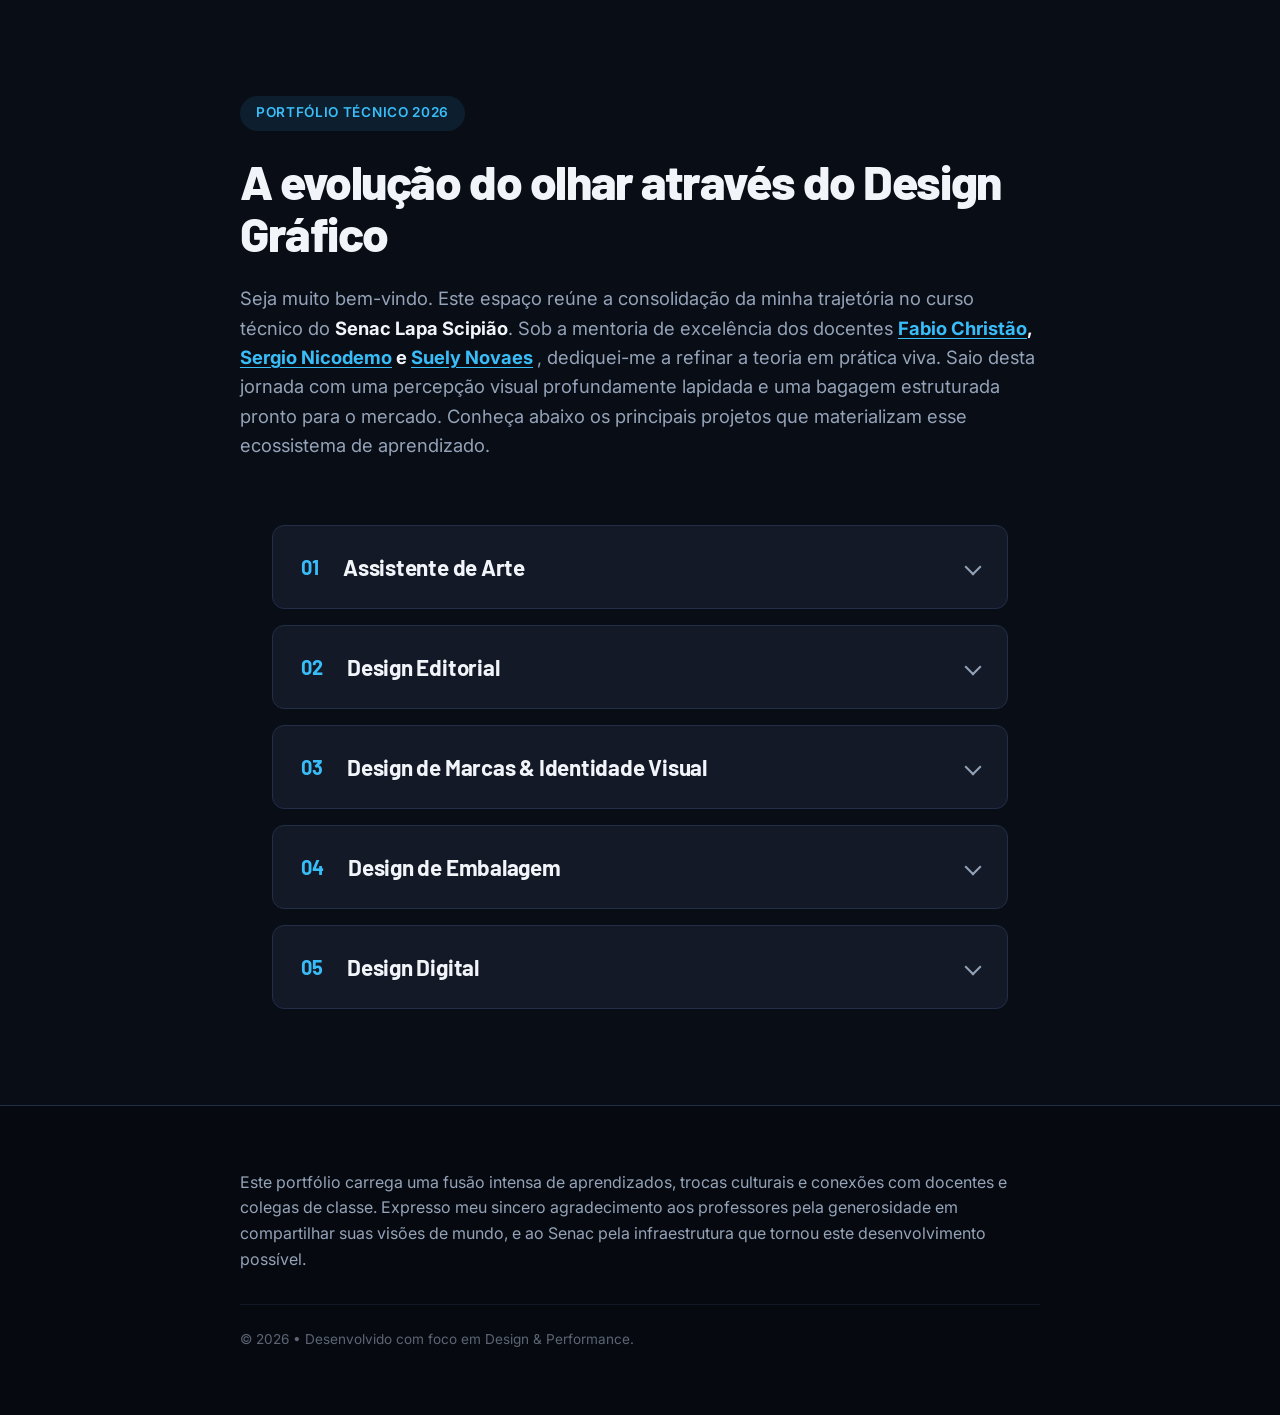
<file: index.html>
<!DOCTYPE html>
<html lang="pt-BR">
<head>
    <meta charset="UTF-8">
    <meta name="viewport" content="width=device-width, initial-scale=1.0">
    <title>Portfólio Técnico de Design Gráfico | Senac Lapa Scipião</title>
    <!-- Importação de fontes modernas: Barlow para Títulos e Helvetica/Inter para o corpo -->
    <link rel="preconnect" href="https://fonts.googleapis.com">
    <link rel="preconnect" href="https://fonts.gstatic.com" crossorigin>
    <link href="https://fonts.googleapis.com/css2?family=Barlow:wght@600;700;800&family=Inter:wght@400;500;600&display=swap" rel="stylesheet">
    <link rel="stylesheet" href="css/style.css">
</head>
<body>

    <!-- SEÇÃO: ATENÇÃO (AIDA) -->
    <header class="hero-section">
        <div class="hero-container">
            <span class="badge">Portfólio Técnico 2026</span>
            <h1 class="main-title">A evolução do olhar através do Design Gráfico</h1>
            <p class="intro-text">
                Seja muito bem-vindo. Este espaço reúne a consolidação da minha trajetória no curso técnico do <strong>Senac Lapa Scipião</strong>. 
                Sob a mentoria de excelência dos docentes <strong>
    <a href="https://www.linkedin.com/in/fabio-christ%C3%A3o-6b51524a/" target="_blank">Fabio Christão</a>, 
    <a href="https://www.linkedin.com/in/sergio-nicodemo-054b502b/" target="_blank">Sergio Nicodemo</a> e 
    <a href="https://www.linkedin.com/in/suelynovaes/" target="_blank">Suely Novaes</a>
</strong>, dediquei-me a refinar a teoria em prática viva. 
                Saio desta jornada com uma percepção visual profundamente lapidada e uma bagagem estruturada pronto para o mercado. Conheça abaixo os principais projetos que materializam esse ecossistema de aprendizado.
            </p>
        </div>
    </header>

    <!-- SEÇÃO: INTERESSE & DESEJO (AIDA) -->
    <main class="portfolio-container">
        <div class="accordion-wrapper">

            <!-- CARD 1 -->
            <div class="accordion-item">
                <button class="accordion-header">
                    <span class="module-number">01</span>
                    <span class="module-title">Assistente de Arte</span>
                    <span class="icon-arrow"></span>
                </button>
                <div class="accordion-content">
                    <div class="content-inner">
                        <p>O módulo inicial trouxe o desafio de equilibrar a densidade histórica e os elementos fundamentais do design com a produção de um catálogo impresso. Escolhi retratar o trabalho do designer e ilustrador Christoph Niemann
, cuja estética me conecta profundamente.</p>
                        <p>Gerenciar o tempo cronometrado, a ansiedade e o perfeccionismo de entregar uma peça incrível foi um dos maiores aprendizados humanos deste projeto. Além disso, enfrentar a perda de um dia inteiro de produção por não possuir um backup consolidou em mim a disciplina técnica indispensável sobre segurança de arquivos.</p>
                        <div class="tools-used">
                            <strong>Ferramentas:</strong> <span>Adobe Photoshop</span> <span>Adobe Illustrator</span>
                        </div>
                        <div class="attachments">
                            <span class="action-label">Visualizar Apresentação:</span>
                            <a href="assistente.html" class="btn-view">Visualizar Catálogo</a>
                        </div>
                    </div>
                </div>
            </div>

            <!-- CARD 2 -->
            <div class="accordion-item">
                <button class="accordion-header">
                    <span class="module-number">02</span>
                    <span class="module-title">Design Editorial</span>
                    <span class="icon-arrow"></span>
                </button>
                <div class="accordion-content">
                    <div class="content-inner">
                        <p>No segundo módulo, o processo criativo fluiu de maneira mais estruturada e ordenada. Desenvolver um livro completo e vivenciar o processo quase artesanal de sua diagramação física foi uma experiência surpreendente e rica.</p>
                        <p>Compreender os bastidores do universo editorial e a responsabilidade técnica do editor expandiu meus horizontes. O desenvolvimento do livro e da revista digital foram as tarefas que mais se conectaram com a dinâmica ágil do mercado contemporâneo.</p>
                        <div class="tools-used">
                            <strong>Ferramentas:</strong> <span>Adobe Illustrator</span> <span>Adobe Photoshop</span> <span>Adobe InDesign</span>
                        </div>
                        <div class="attachments">
                            <span class="action-label">Visualizar Apresentações:</span>
                            <div class="btn-group">
                                <a href="editorial_ebook.html" class="btn-view">Visualizar E-book</a>
                                <a href="editorial_magazine.html" class="btn-view">Visualizar Revista</a>
                            </div>
                        </div>
                    </div>
                </div>
            </div>

            <!-- CARD 3 -->
            <div class="accordion-item">
                <button class="accordion-header">
                    <span class="module-number">03</span>
                    <span class="module-title">Design de Marcas & Identidade Visual</span>
                    <span class="icon-arrow"></span>
                </button>
                <div class="accordion-content">
                    <div class="content-inner">
                        <p>Este ciclo uniu o amadurecimento dos módulos anteriores à chegada de novos colegas na turma. Aproveitei a metodologia de criação de identidades visuais corporativas para estruturar o posicionamento e o manual da minha própria marca.</p>
                        <p>Optei por romper com o óbvio e construir todo o manual focado na versatilidade do Illustrator integrado ao Photoshop. Em paralelo, o projeto de Expografia nos desafiou a trabalhar sob prazos rígidos e em equipe. Ao lado do Luiz e do Gustavo, liderar a escolha de Leonardo da Vinci como tema central foi uma jornada estimulante. A sinergia e o suporte mútuo do grupo garantiram uma entrega impecável.</p>
                        <div class="tools-used">
                            <strong>Ferramentas:</strong> <span>Adobe Illustrator</span> <span>Adobe Photoshop</span>
                        </div>
                        <div class="attachments">
                            <span class="action-label">Visualizar Apresentações:</span>
                            <div class="btn-group">
                                <a href="design_marcas_manual.html" class="btn-view">Manual de Marca</a>
                                <a href="design_marcas.html" class="btn-view">Projeto Expografia</a>
                            </div>
                        </div>
                    </div>
                </div>
            </div>

            <!-- CARD 4 -->
            <div class="accordion-item">
                <button class="accordion-header">
                    <span class="module-number">04</span>
                    <span class="module-title">Design de Embalagem</span>
                    <span class="icon-arrow"></span>
                </button>
                <div class="accordion-content">
                    <div class="content-inner">
                        <p>Inicialmente, imaginei que o universo de embalagens estaria distante do meu foco de atuação, mas fui surpreendido positivamente pela riqueza técnica do módulo. O desafio envolveu desde a concepção geométrica de uma faca de corte e o protótipo físico, até o desdobramento da identidade visual no produto.</p>
                        <p>A experiência ganhou escala global ao integrar o Adobe Substance para renderização tridimensional e o desenvolvimento estratégico de peças para Material de Ponto de Venda (PDV), enriquecendo drasticamente meu portfólio prático.</p>
                        <div class="tools-used">
                            <strong>Ferramentas:</strong> <span>Adobe Illustrator</span> <span>Adobe Photoshop</span> <span>Adobe Substance 3D</span>
                        </div>
                        <div class="attachments">
                            <span class="action-label">Visualizar Apresentação:</span>
                            <a href="embalagem.html" class="btn-view">Projeto Embalagem</a>
                        </div>
                    </div>
                </div>
            </div>

            <!-- CARD 5 -->
            <div class="accordion-item">
                <button class="accordion-header">
                    <span class="module-number">05</span>
                    <span class="module-title">Design Digital</span>
                    <span class="icon-arrow"></span>
                </button>
                <div class="accordion-content">
                    <div class="content-inner">
                        <p>O módulo de encerramento conectou-se diretamente com o meu core business: a arquitetura de interfaces, pesquisas de briefing e mapeamento da jornada do usuário. Utilizar o Figma foi um processo fluido devido à minha familiaridade com produtos digitais.</p>
                        <p>A grande novidade foi a imersão em Motion Design através do Adobe After Effects. Desenvolvi e animei um vídeo estratégico voltado ao lançamento de um produto digital autoral que pretendo colocar no mercado muito em breve.O produto em questão é aplicativo para finanças pessoais.</p>
                        <p>É importante destacar que esse site que você está visualizando é o resultado direto desses aprendizados e experiências. Faz parte do projeto de Design Digital (Last Dance).</p>
                        <div class="tools-used">
                            <strong>Ferramentas:</strong> <span>Figma</span> <span>Adobe After Effects</span> <span>Adobe Illustrator</span> <span>Adobe Photoshop</span>
                        </div>
                        <div class="attachments">
                            <span class="action-label">Visualizar Projeto no figma:</span>
                            <a href="https://www.figma.com/proto/Z76lInix1WnhwLW82T4OCk/Figma-basics?node-id=1995-360&t=5xQ4GgXBv3FdR0Sm-1&scaling=scale-down&content-scaling=fixed&page-id=1825%3A2&starting-point-node-id=1995%3A360&show-proto-sidebar=1" target="_blank" class="btn-view">Visualizar Protótipo & Vídeo</a>
                        </div>
                    </div>
                </div>
            </div>

        </div>
    </main>

    <!-- SEÇÃO: CONCLUSÃO -->
    <footer class="portfolio-footer">
        <div class="footer-container">
            <p>Este portfólio carrega uma fusão intensa de aprendizados, trocas culturais e conexões com docentes e colegas de classe. Expresso meu sincero agradecimento aos professores pela generosidade em compartilhar suas visões de mundo, e ao Senac pela infraestrutura que tornou este desenvolvimento possível.</p>
            <p class="copyright">&copy; 2026 &bull; Desenvolvido com foco em Design & Performance.</p>
        </div>
    </footer>

    <script src="js/main.js"></script>
</body>
</html>
</file>
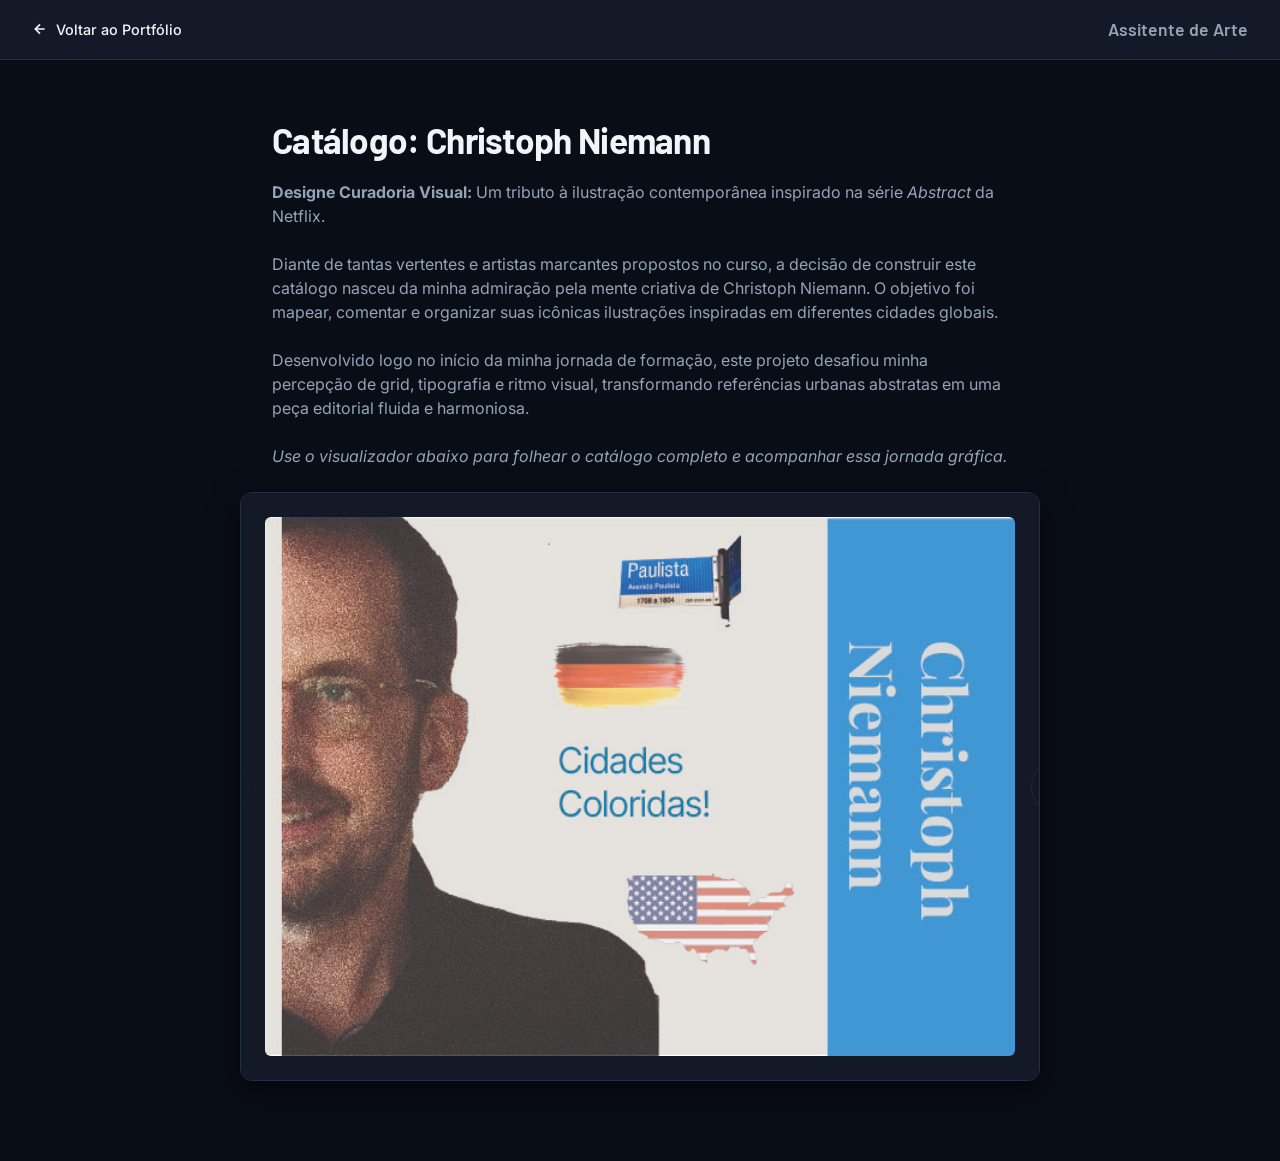
<file: assistente.html>
<!DOCTYPE html>
<html lang="pt-BR">
<head>
    <meta charset="UTF-8">
    <meta name="viewport" content="width=device-width, initial-scale=1.0">
    <title>01 - Assistente de Arte</title>
    <link rel="preconnect" href="https://fonts.googleapis.com">
    <link rel="preconnect" href="https://fonts.gstatic.com" crossorigin>
    <link href="https://fonts.googleapis.com/css2?family=Barlow:wght@600;700;800&family=Inter:wght@400;500&display=swap" rel="stylesheet">
    <link rel="stylesheet" href="https://cdn.jsdelivr.net/npm/@splidejs/splide@4.1.4/dist/css/splide.min.css">
    <link rel="stylesheet" href="css/style.css">
</head>
<body class="viewer-body">

    <nav class="viewer-nav">
        <a href="index.html" class="btn-back">
            <svg width="16" height="16" viewBox="0 0 24 24" fill="none" stroke="currentColor" stroke-width="2.5"><path d="M19 12H5M12 19l-7-7 7-7"/></svg>
            Voltar ao Portfólio
        </a>
        <span class="viewer-project-title">Assitente de Arte</span>
    </nav>

    <header class="viewer-header">
        <h2 class="project-main-title"> <strong>Catálogo:</strong> Christoph Niemann</h2>
        <p class="project-description">
    <strong>Designe Curadoria Visual:</strong> Um tributo à ilustração contemporânea inspirado na série <em>Abstract</em> da Netflix. <br><br>
    
    Diante de tantas vertentes e artistas marcantes propostos no curso, a decisão de construir este catálogo nasceu da minha admiração pela mente criativa de Christoph Niemann. O objetivo foi mapear, comentar e organizar suas icônicas ilustrações inspiradas em diferentes cidades globais. <br><br>
    
    Desenvolvido logo no início da minha jornada de formação, este projeto desafiou minha percepção de grid, tipografia e ritmo visual, transformando referências urbanas abstratas em uma peça editorial fluida e harmoniosa. <br><br>
    
    <em>Use o visualizador abaixo para folhear o catálogo completo e acompanhar essa jornada gráfica.</em>
</p>
    </header>

    <main class="viewer-container">
        <section id="pdf-slider" class="splide" aria-label="Visualizador de Documento">
            <div class="splide__track">
                <ul class="splide__list">
                    <li class="splide__slide">
                        <img src="assets/cn/pi_catalogo_final_capa.jpg" alt="Página 1">
                    </li>
                    </li>
                    <li class="splide__slide">
                        <img src="assets/cn/pi_catalogo_final_2.jpg" alt="Página 2">
                    </li>
                    <li class="splide__slide">
                        <img src="assets/cn/pi_catalogo_final_3.jpg" alt="Página 3">
                    </li>
                    <li class="splide__slide">
                        <img src="assets/cn/pi_catalogo_final_4.jpg" alt="Página 4">
                    </li>
                    <li class="splide__slide">
                        <img src="assets/cn/pi_catalogo_final_5.jpg" alt="Página 5">
                    </li>
                    <li class="splide__slide">
                        <img src="assets/cn/pi_catalogo_final_6.jpg" alt="Página 6">
                    </li>
                    <li class="splide__slide">
                        <img src="assets/cn/pi_catalogo_final_7.jpg" alt="Página 7">
                    </li>
                    <li class="splide__slide">
                        <img src="assets/cn/pi_catalogo_final_8.jpg" alt="Página 8">
                    </li>
                    <li class="splide__slide">
                        <img src="assets/cn/pi_catalogo_final_9.jpg" alt="Página 9">
                    </li>
                    <li class="splide__slide">
                        <img src="assets/cn/pi_catalogo_final_10.jpg" alt="Página 10">
                    </li>
                    <li class="splide__slide">
                        <img src="assets/cn/pi_catalogo_final_11.jpg" alt="Página 11">
                    </li>
                    <li class="splide__slide">
                        <img src="assets/cn/pi_catalogo_final_12.jpg" alt="Página 12">
                    </li>
                    <li class="splide__slide">
                        <img src="assets/cn/pi_catalogo_final_13.jpg" alt="Página 13">
                    </li>
                    <li class="splide__slide">
                        <img src="assets/cn/pi_catalogo_final_14.jpg" alt="Página 14">
                    </li>
                    <li class="splide__slide">
    <img src="assets/cn/pi_catalogo_final_15.jpg" alt="Página 15">
</li>
<li class="splide__slide">
    <img src="assets/cn/pi_catalogo_final_16.jpg" alt="Página 16">
</li>
<li class="splide__slide">
    <img src="assets/cn/pi_catalogo_final_17.jpg" alt="Página 17">
</li>
<li class="splide__slide">
    <img src="assets/cn/pi_catalogo_final_18.jpg" alt="Página 18">
</li>
<li class="splide__slide">
    <img src="assets/cn/pi_catalogo_final_19.jpg" alt="Página 19">
</li>
<li class="splide__slide">
    <img src="assets/cn/pi_catalogo_final_20.jpg" alt="Página 20">
</li>
<li class="splide__slide">
    <img src="assets/cn/pi_catalogo_final_21.jpg" alt="Página 21">
</li>
<li class="splide__slide">
    <img src="assets/cn/pi_catalogo_final_22.jpg" alt="Página 22">
</li>
<li class="splide__slide">
    <img src="assets/cn/pi_catalogo_final_23.jpg" alt="Página 23">
</li>
<li class="splide__slide">
    <img src="assets/cn/pi_catalogo_final_24.jpg" alt="Página 24">
</li>
<li class="splide__slide">
    <img src="assets/cn/pi_catalogo_final_25.jpg" alt="Página 25">
</li>
<li class="splide__slide">
    <img src="assets/cn/pi_catalogo_final_26.jpg" alt="Página 26">
</li>
<li class="splide__slide">
    <img src="assets/cn/pi_catalogo_final_27.jpg" alt="Página 27">
</li>

                    

                    <li class="splide__slide">
                        <img src="assets/cn/pi_catalogo_final_capa cópia.jpg"Página 2">
                    </li>
                </ul>
            </div>
            </section>
    </main>

    <script src="https://cdn.jsdelivr.net/npm/@splidejs/splide@4.1.4/dist/js/splide.min.js"></script>
    <script src="js/main.js"></script>
</body>
</html>
</file>
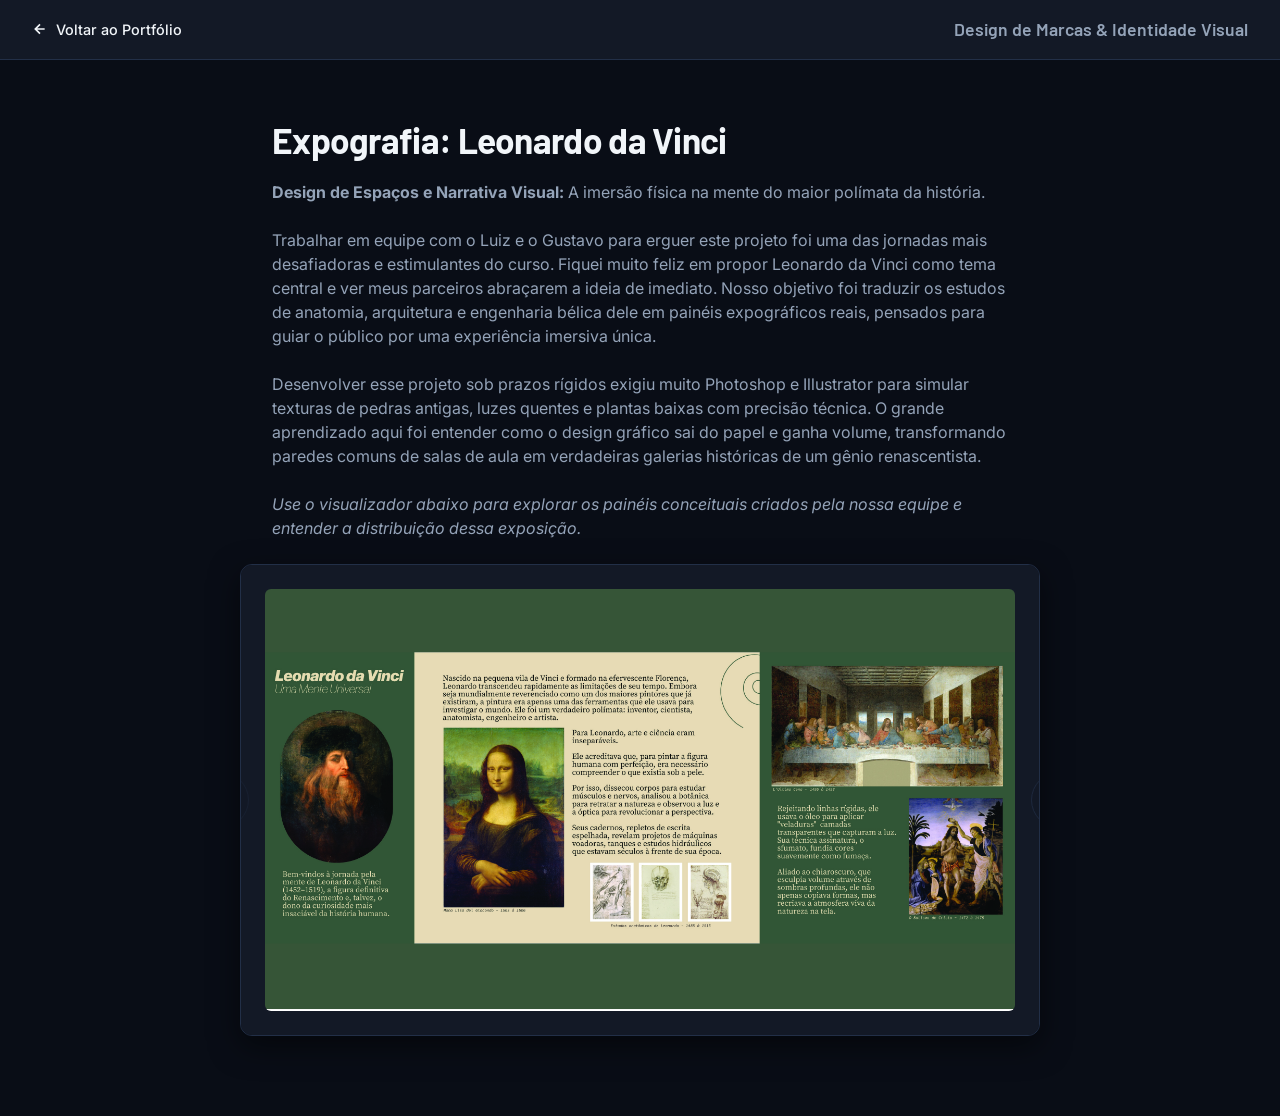
<file: design_marcas.html>
<!DOCTYPE html>
<html lang="pt-BR">
<head>
    <meta charset="UTF-8">
    <meta name="viewport" content="width=device-width, initial-scale=1.0">
    <title>03 - Design de Marcas & Identidade Visual</title>
    <link rel="preconnect" href="https://fonts.googleapis.com">
    <link rel="preconnect" href="https://fonts.gstatic.com" crossorigin>
    <link href="https://fonts.googleapis.com/css2?family=Barlow:wght@600;700;800&family=Inter:wght@400;500&display=swap" rel="stylesheet">
    <link rel="stylesheet" href="https://cdn.jsdelivr.net/npm/@splidejs/splide@4.1.4/dist/css/splide.min.css">
    <link rel="stylesheet" href="css/style.css">
</head>
<body class="viewer-body">

    <nav class="viewer-nav">
        <a href="index.html" class="btn-back">
            <svg width="16" height="16" viewBox="0 0 24 24" fill="none" stroke="currentColor" stroke-width="2.5"><path d="M19 12H5M12 19l-7-7 7-7"/></svg>
            Voltar ao Portfólio
        </a>
        <span class="viewer-project-title">Design de Marcas & Identidade Visual</span>
    </nav>

    <header class="viewer-header">
    <h2 class="project-main-title"><strong>Expografia:</strong> Leonardo da Vinci</h2>
    <p class="project-description">
        <strong>Design de Espaços e Narrativa Visual:</strong> A imersão física na mente do maior polímata da história.<br><br>

        Trabalhar em equipe com o Luiz e o Gustavo para erguer este projeto foi uma das jornadas mais desafiadoras e estimulantes do curso. Fiquei muito feliz em propor Leonardo da Vinci como tema central e ver meus parceiros abraçarem a ideia de imediato. Nosso objetivo foi traduzir os estudos de anatomia, arquitetura e engenharia bélica dele em painéis expográficos reais, pensados para guiar o público por uma experiência imersiva única.<br><br>

        Desenvolver esse projeto sob prazos rígidos exigiu muito Photoshop e Illustrator para simular texturas de pedras antigas, luzes quentes e plantas baixas com precisão técnica. O grande aprendizado aqui foi entender como o design gráfico sai do papel e ganha volume, transformando paredes comuns de salas de aula em verdadeiras galerias históricas de um gênio renascentista.<br><br>

        <em>Use o visualizador abaixo para explorar os painéis conceituais criados pela nossa equipe e entender a distribuição dessa exposição.</em>
    </p>
</header>

    <main class="viewer-container">
        <section id="pdf-slider" class="splide" aria-label="Visualizador de Documento">
            <div class="splide__track">
                <ul class="splide__list">
                   <li class="splide__slide">
    <img src="assets/davinci/davinci-01.jpg" alt="Página 1">
</li>
<li class="splide__slide">
    <img src="assets/davinci/davinci-02.jpg" alt="Página 2">
</li>
<li class="splide__slide">
    <img src="assets/davinci/davinci-03.jpg" alt="Página 3">
</li>
<li class="splide__slide">
    <img src="assets/davinci/davinci-04.jpg" alt="Página 4">
</li>
<li class="splide__slide">
    <img src="assets/davinci/davinci-05.jpg" alt="Página 5">
</li>
<li class="splide__slide">
    <img src="assets/davinci/davinci-06.jpg" alt="Página 6">
</li>
<li class="splide__slide">
    <img src="assets/davinci/davinci-07.jpg" alt="Página 7">
</li>
<li class="splide__slide">
    <img src="assets/davinci/davinci-08.jpg" alt="Página 8">
</li>
<li class="splide__slide">
    <img src="assets/davinci/davinci-09.jpg" alt="Página 9">
</li>

                    

                </ul>
            </div>
            </section>
    </main>

    <script src="https://cdn.jsdelivr.net/npm/@splidejs/splide@4.1.4/dist/js/splide.min.js"></script>
    <script src="js/main.js"></script>
</body>
</html>
</file>
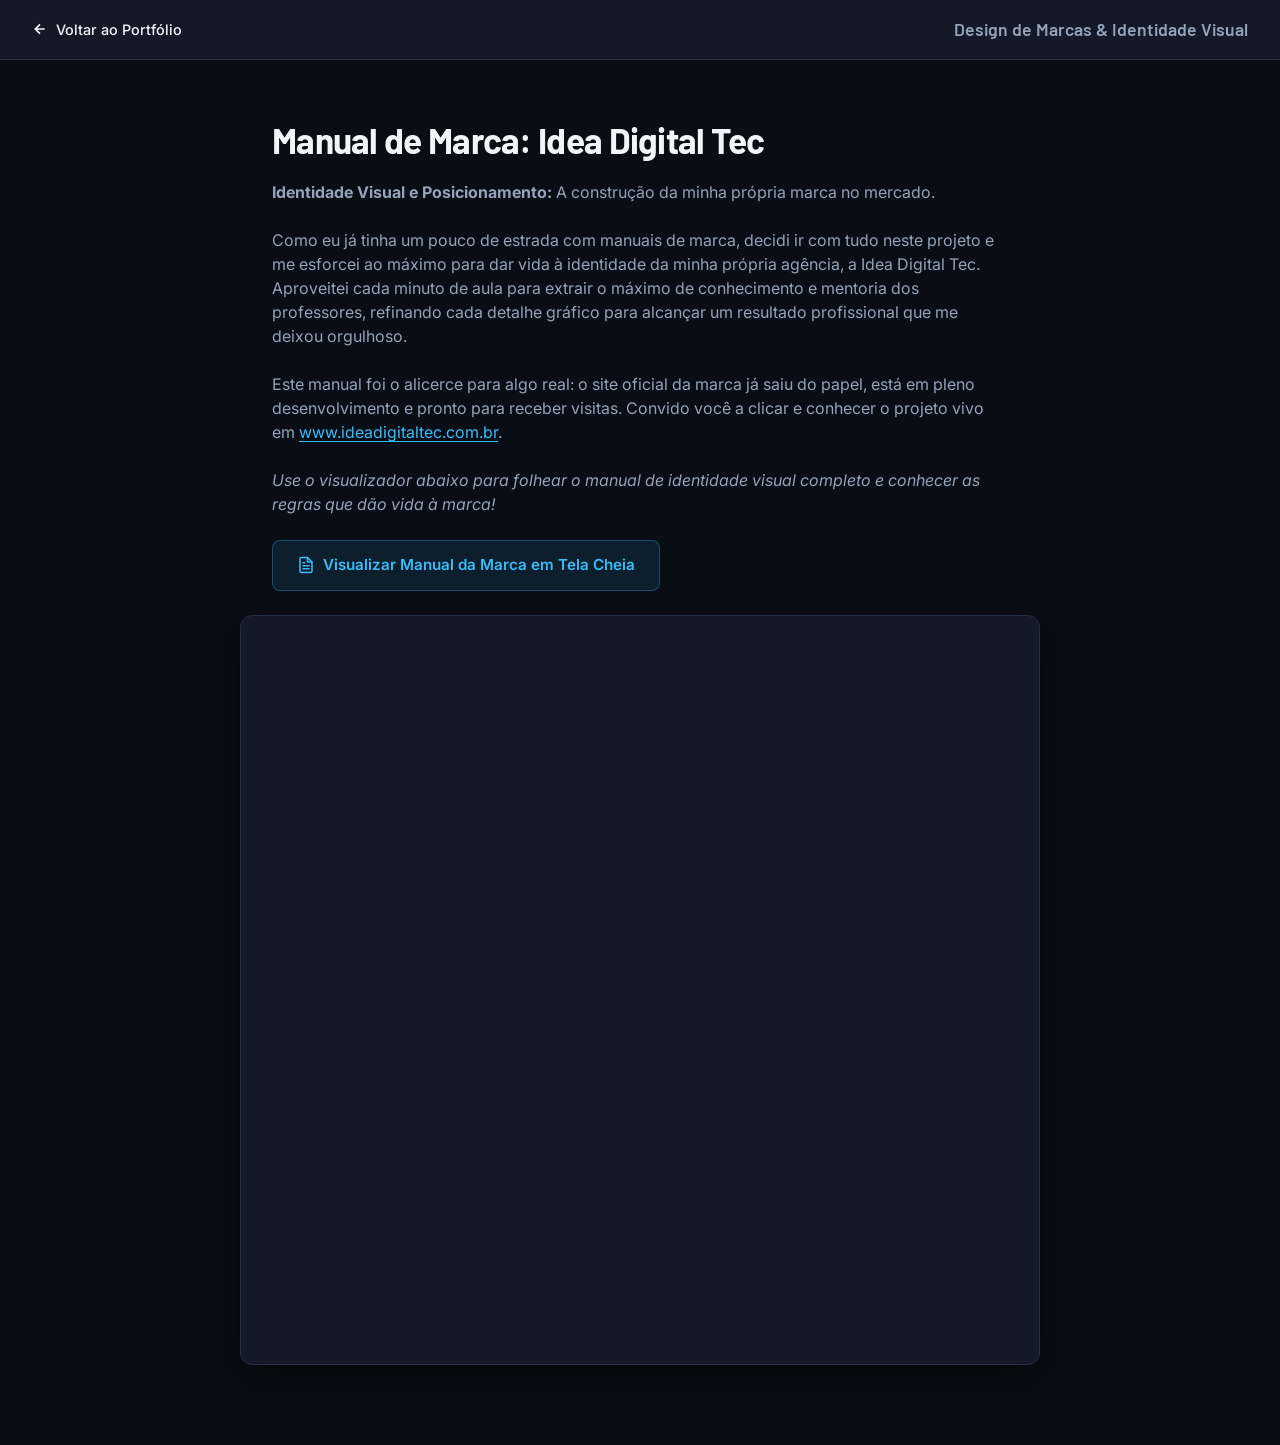
<file: design_marcas_manual.html>
<!DOCTYPE html>
<html lang="pt-BR">
<head>
    <meta charset="UTF-8">
    <meta name="viewport" content="width=device-width, initial-scale=1.0">
    <title>03 - Design de Marcas & Identidade Visual</title>
    <link rel="preconnect" href="https://fonts.googleapis.com">
    <link rel="preconnect" href="https://fonts.gstatic.com" crossorigin>
    <link href="https://fonts.googleapis.com/css2?family=Barlow:wght@600;700;800&family=Inter:wght@400;500&display=swap" rel="stylesheet">
    <link rel="stylesheet" href="css/style.css">
</head>
<body class="viewer-body">

    <nav class="viewer-nav">
        <a href="index.html" class="btn-back">
            <svg width="16" height="16" viewBox="0 0 24 24" fill="none" stroke="currentColor" stroke-width="2.5"><path d="M19 12H5M12 19l-7-7 7-7"/></svg>
            Voltar ao Portfólio
        </a>
        <span class="viewer-project-title">Design de Marcas & Identidade Visual</span>
    </nav>

<header class="viewer-header">
    <h2 class="project-main-title"><strong>Manual de Marca:</strong> Idea Digital Tec</h2>
    <p class="project-description">
        <strong>Identidade Visual e Posicionamento:</strong> A construção da minha própria marca no mercado.<br><br>

        Como eu já tinha um pouco de estrada com manuais de marca, decidi ir com tudo neste projeto e me esforcei ao máximo para dar vida à identidade da minha própria agência, a Idea Digital Tec. Aproveitei cada minuto de aula para extrair o máximo de conhecimento e mentoria dos professores, refinando cada detalhe gráfico para alcançar um resultado profissional que me deixou orgulhoso.<br><br>

        Este manual foi o alicerce para algo real: o site oficial da marca já saiu do papel, está em pleno desenvolvimento e pronto para receber visitas. Convido você a clicar e conhecer o projeto vivo em <a href="https://www.ideadigitaltec.com.br" target="_blank">www.ideadigitaltec.com.br</a>.<br><br>

        <em>Use o visualizador abaixo para folhear o manual de identidade visual completo e conhecer as regras que dão vida à marca!</em>
    </p>

<div class="viewer-actions">
    <a href="assets/manual_Idea.pdf" target="_blank" class="btn-open-pdf">
        <svg width="18" height="18" viewBox="0 0 24 24" fill="none" stroke="currentColor" stroke-width="2" stroke-linecap="round" stroke-linejoin="round"><path d="M14 2H6a2 2 0 0 0-2 2v16a2 2 0 0 0 2 2h12a2 2 0 0 0 2-2V8z"></path><polyline points="14 2 14 8 20 8"></polyline><line x1="16" y1="13" x2="8" y2="13"></line><line x1="16" y1="17" x2="8" y2="17"></line><polyline points="10 9 9 9 8 9"></polyline></svg>
        Visualizar Manual da Marca em Tela Cheia
    </a>
</div>
</header>    

    <main class="viewer-container">
        <object data="assets/manual_Idea.pdf" type="application/pdf" width="100%" height="700px">
            <iframe src="assets/manual_Idea.pdf" width="100%" height="700px" style="border: none;">
                <p>O seu navegador não suporta a visualização de PDFs integrados. 
                   <a href="assets/manual_Idea.pdf" target="_blank" style="color: var(--accent);">Clique aqui para abrir ou descarregar o PDF</a>.
                </p>
            </iframe>
        </object>
    </main>

    <script src="js/main.js"></script>
</body>
</html>
</file>
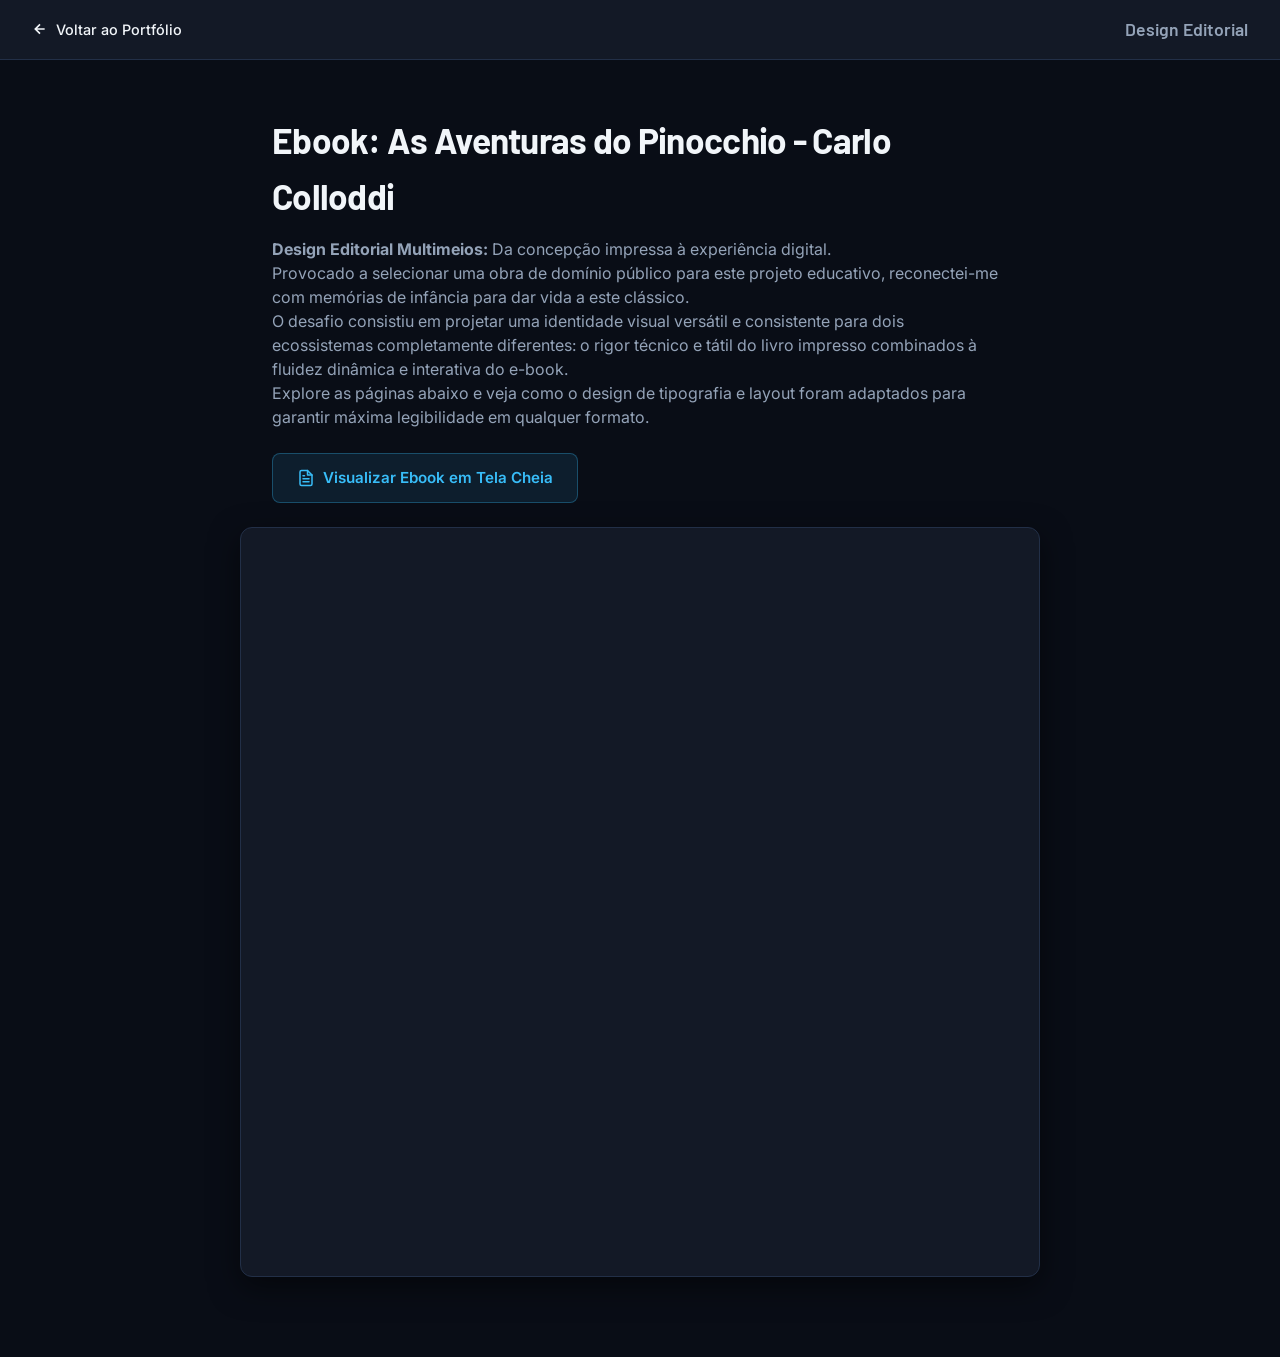
<file: editorial_ebook.html>
<!DOCTYPE html>
<html lang="pt-BR">
<head>
    <meta charset="UTF-8">
    <meta name="viewport" content="width=device-width, initial-scale=1.0">
    <title>02 - Design Editorial</title>
    <link rel="preconnect" href="https://fonts.googleapis.com">
    <link rel="preconnect" href="https://fonts.gstatic.com" crossorigin>
    <link href="https://fonts.googleapis.com/css2?family=Barlow:wght@600;700;800&family=Inter:wght@400;500&display=swap" rel="stylesheet">
    <link rel="stylesheet" href="css/style.css">
</head>
<body class="viewer-body">

    <nav class="viewer-nav">
        <a href="index.html" class="btn-back">
            <svg width="16" height="16" viewBox="0 0 24 24" fill="none" stroke="currentColor" stroke-width="2.5"><path d="M19 12H5M12 19l-7-7 7-7"/></svg>
            Voltar ao Portfólio
        </a>
        <span class="viewer-project-title">Design Editorial</span>
    </nav>

    <header class="viewer-header">
        <h2 class="project-main-title">Ebook: As Aventuras do Pinocchio - Carlo Colloddi</h2>
        <p class="project-description">
        <strong>Design Editorial Multimeios:</strong> Da concepção impressa à experiência digital.<br> 
        Provocado a selecionar uma obra de domínio público para este projeto educativo, reconectei-me com memórias de infância para dar vida a este clássico. 
        </p>
        <p class="project-description">
        O desafio consistiu em projetar uma identidade visual versátil e consistente para dois ecossistemas completamente diferentes: o rigor técnico e tátil do livro impresso combinados à fluidez dinâmica e interativa do e-book. 
        </p>
        <p class="project-description">
        Explore as páginas abaixo e veja como o design de tipografia e layout foram adaptados para garantir máxima legibilidade em qualquer formato.
        </p>

        <!-- ADICIONADO: Botão de ação direta para funcionar perfeitamente no iPhone/Mobile -->
        <div class="viewer-actions">
            <a href="assets/livro_digital_pinocchio.pdf" target="_blank" class="btn-open-pdf">
                <svg width="18" height="18" viewBox="0 0 24 24" fill="none" stroke="currentColor" stroke-width="2" stroke-linecap="round" stroke-linejoin="round"><path d="M14 2H6a2 2 0 0 0-2 2v16a2 2 0 0 0 2 2h12a2 2 0 0 0 2-2V8z"></path><polyline points="14 2 14 8 20 8"></polyline><line x1="16" y1="13" x2="8" y2="13"></line><line x1="16" y1="17" x2="8" y2="17"></line><polyline points="10 9 9 9 8 9"></polyline></svg>
                Visualizar Ebook em Tela Cheia
            </a>
        </div>
    </header>
    

    <main class="viewer-container">
        <object data="assets/livro_digital_pinocchio.pdf" type="application/pdf" width="100%" height="700px">
            <iframe src="assets/livro_digital_pinocchio.pdf" width="100%" height="700px" style="border: none;">
                <p>O seu navegador não suporta a visualização de PDFs integrados. 
                   <a href="assets/livro_digital_pinocchio.pdf" target="_blank" style="color: var(--accent);">Clique aqui para abrir ou descarregar o PDF</a>.
                </p>
            </iframe>
        </object>
    </main>

    <script src="js/main.js"></script>
</body>
</html>
</file>
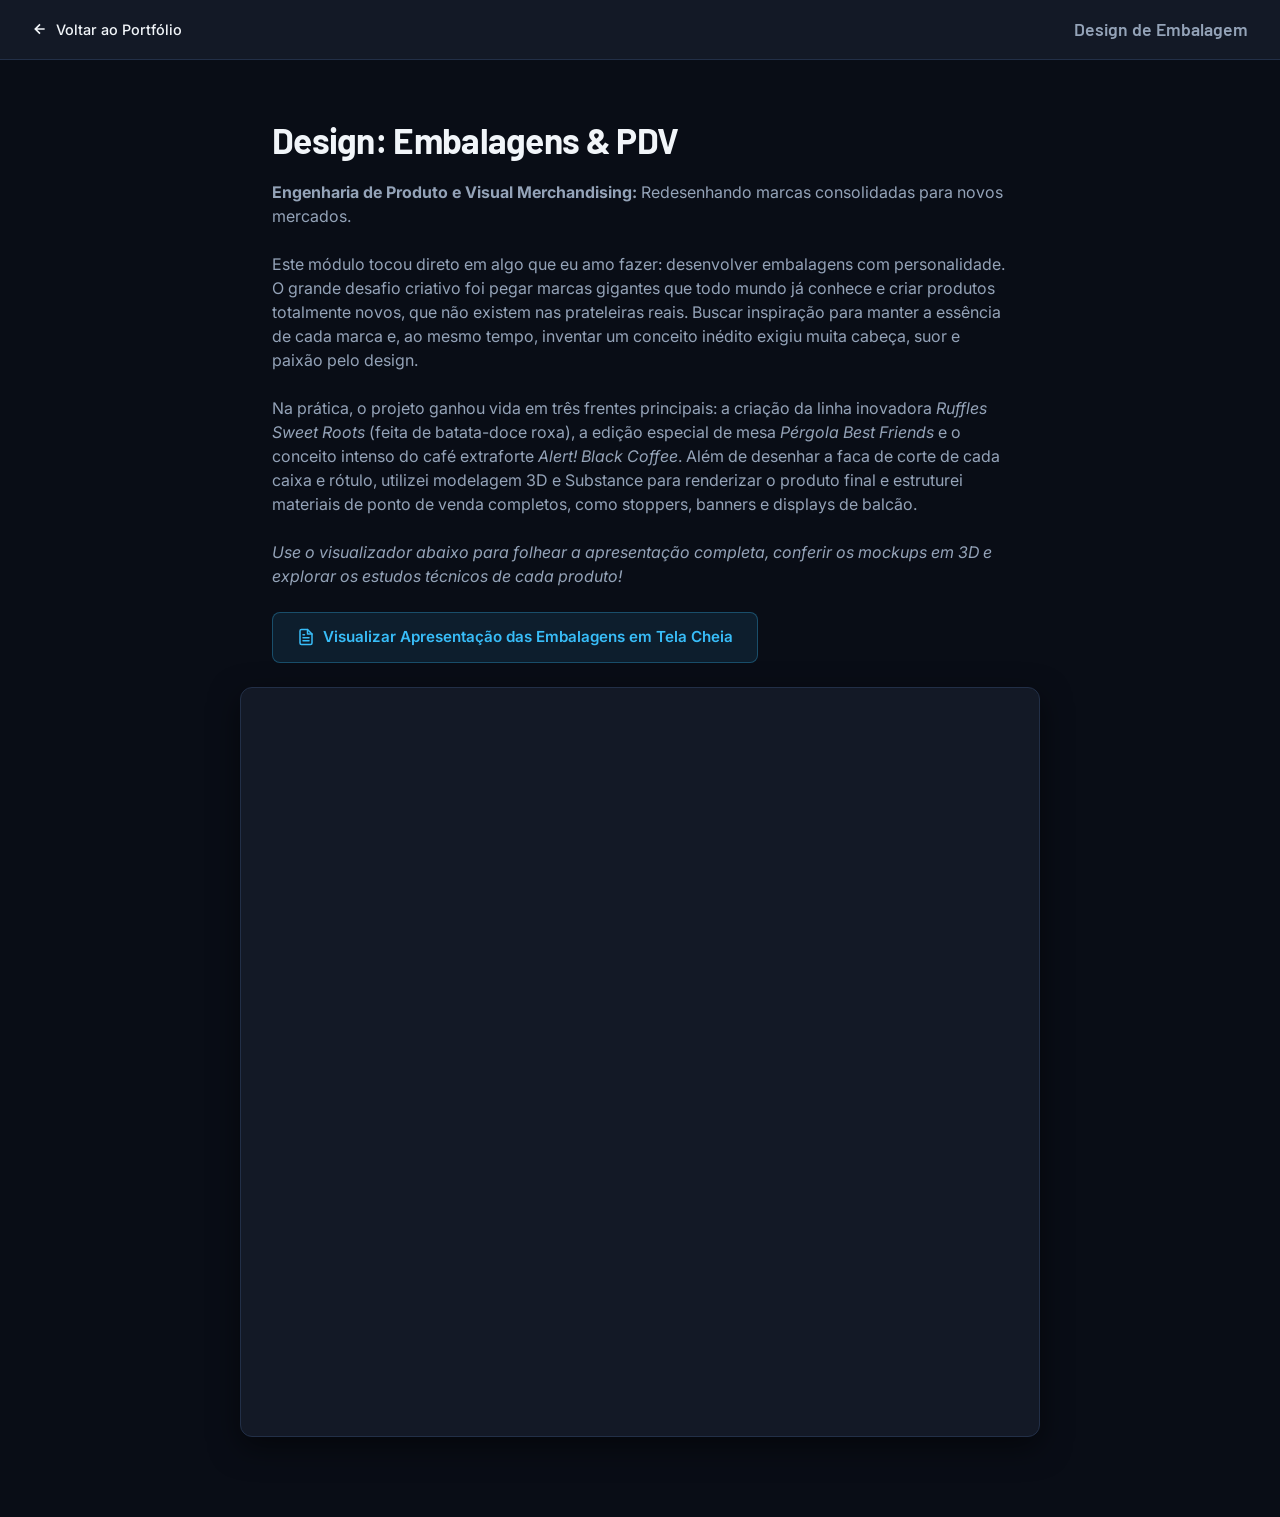
<file: embalagem.html>
<!DOCTYPE html>
<html lang="pt-BR">
<head>
    <meta charset="UTF-8">
    <meta name="viewport" content="width=device-width, initial-scale=1.0">
    <title>04 - Design de Embalagem</title>
    <link rel="preconnect" href="https://fonts.googleapis.com">
    <link rel="preconnect" href="https://fonts.gstatic.com" crossorigin>
    <link href="https://fonts.googleapis.com/css2?family=Barlow:wght@600;700;800&family=Inter:wght@400;500&display=swap" rel="stylesheet">
    <link rel="stylesheet" href="css/style.css">
</head>
<body class="viewer-body">

    <nav class="viewer-nav">
        <a href="index.html" class="btn-back">
            <svg width="16" height="16" viewBox="0 0 24 24" fill="none" stroke="currentColor" stroke-width="2.5"><path d="M19 12H5M12 19l-7-7 7-7"/></svg>
            Voltar ao Portfólio
        </a>
        <span class="viewer-project-title">Design de Embalagem</span>
    </nav>

<header class="viewer-header">
    <h2 class="project-main-title"><strong>Design:</strong> Embalagens & PDV</h2>
    <p class="project-description">
        <strong>Engenharia de Produto e Visual Merchandising:</strong> Redesenhando marcas consolidadas para novos mercados.<br><br>

        Este módulo tocou direto em algo que eu amo fazer: desenvolver embalagens com personalidade. O grande desafio criativo foi pegar marcas gigantes que todo mundo já conhece e criar produtos totalmente novos, que não existem nas prateleiras reais. Buscar inspiração para manter a essência de cada marca e, ao mesmo tempo, inventar um conceito inédito exigiu muita cabeça, suor e paixão pelo design.<br><br>

        Na prática, o projeto ganhou vida em três frentes principais: a criação da linha inovadora <em>Ruffles Sweet Roots</em> (feita de batata-doce roxa), a edição especial de mesa <em>Pérgola Best Friends</em> e o conceito intenso do café extraforte <em>Alert! Black Coffee</em>. Além de desenhar a faca de corte de cada caixa e rótulo, utilizei modelagem 3D e Substance para renderizar o produto final e estruturei materiais de ponto de venda completos, como stoppers, banners e displays de balcão.<br><br>

        <em>Use o visualizador abaixo para folhear a apresentação completa, conferir os mockups em 3D e explorar os estudos técnicos de cada produto!</em>
    </p>
    <div class="viewer-actions">
    <a href="assets/apresentacao_embalagem.pdf" target="_blank" class="btn-open-pdf">
        <svg width="18" height="18" viewBox="0 0 24 24" fill="none" stroke="currentColor" stroke-width="2" stroke-linecap="round" stroke-linejoin="round"><path d="M14 2H6a2 2 0 0 0-2 2v16a2 2 0 0 0 2 2h12a2 2 0 0 0 2-2V8z"></path><polyline points="14 2 14 8 20 8"></polyline><line x1="16" y1="13" x2="8" y2="13"></line><line x1="16" y1="17" x2="8" y2="17"></line><polyline points="10 9 9 9 8 9"></polyline></svg>
        Visualizar Apresentação das Embalagens em Tela Cheia
    </a>
</div>
</header>  

    <main class="viewer-container">
        <object data="assets/apresentacao_embalagem.pdf" type="application/pdf" width="100%" height="700px">
            <iframe src="assets/apresentacao_embalagem.pdf" width="100%" height="700px" style="border: none;">
                <p>O seu navegador não suporta a visualização de PDFs integrados. 
                   <a href="assets/apresentacao_embalagem.pdf" target="_blank" style="color: var(--accent);">Clique aqui para abrir ou descarregar o PDF</a>.
                </p>
            </iframe>
        </object>
    </main>

    <script src="js/main.js"></script>
</body>
</html>
</file>
<file: css/style.css>
/* ==========================================================================
   1. RESET, CONFIGURAÇÕES GERAIS & VARIÁVEIS
   ========================================================================== */
* {
    margin: 0;
    padding: 0;
    box-sizing: border-box;
    -webkit-user-select: none;
    user-select: none;
}

:root {
    --bg-dark: #090d16;
    --bg-card: #131926;
    --bg-card-hover: #1b2335;
    --text-primary: #f1f5f9;
    --text-secondary: #94a3b8;
    --accent: #38bdf8; /* Azul Neon / Digital */
    --accent-hover: #0ea5e9;
    --border: #222f47;
    --font-heading: 'Barlow', sans-serif;
    --font-body: 'Inter', 'Helvetica', sans-serif;
}

body {
    background-color: var(--bg-dark);
    color: var(--text-primary);
    font-family: var(--font-body);
    line-height: 1.6;
    padding: 0;
}

/* ==========================================================================
   2. INDEX: HERO / INTRODUÇÃO (ATENÇÃO - MODELO AIDA)
   ========================================================================== */
.hero-section {
    width: 100%;
    padding: 6rem 2rem 4rem 2rem;
    display: flex;
    justify-content: center;
}

.hero-container {
    max-width: 800px;
    width: 100%;
    text-align: left;
}

.badge {
    background: rgba(56, 189, 248, 0.1);
    color: var(--accent);
    padding: 0.4rem 1rem;
    border-radius: 50px;
    font-size: 0.85rem;
    font-weight: 600;
    letter-spacing: 0.05em;
    text-transform: uppercase;
    display: inline-block;
    margin-bottom: 1.5rem;
}

.main-title {
    font-family: var(--font-heading);
    font-size: 3rem;
    font-weight: 800;
    line-height: 1.1;
    letter-spacing: -0.03em;
    margin-bottom: 1.5rem;
    color: var(--text-primary);
}

.intro-text {
    color: var(--text-secondary);
    font-size: 1.15rem;
    font-weight: 400;
}

.intro-text strong {
    color: var(--text-primary);
}

/* Ajuste de contraste para links embutidos na introdução do Hero */
.intro-text a,
.intro-text strong a {
    color: var(--accent) !important;
    text-decoration: underline !important;
    text-underline-offset: 3px;
    transition: color 0.2s ease !important;
}

.intro-text a:hover,
.intro-text strong a:hover {
    color: #93c5fd !important;
}

/* ==========================================================================
   3. INDEX: SISTEMA DE ACCORDION (INTERESSE & DESEJO)
   ========================================================================== */
.portfolio-container {
    max-width: 800px;
    width: 100%;
    margin: 0 auto;
    padding: 0 2rem 6rem 2rem;
}

.accordion-wrapper {
    display: flex;
    flex-direction: column;
    gap: 1rem;
}

.accordion-item {
    background-color: var(--bg-card);
    border: 1px solid var(--border);
    border-radius: 12px;
    overflow: hidden;
    transition: border-color 0.3s ease, box-shadow 0.3s ease;
}

.accordion-item:hover {
    border-color: rgba(56, 189, 248, 0.4);
}

/* Cabeçalho do Accordion */
.accordion-header {
    width: 100%;
    background: none;
    border: none;
    padding: 1.75rem;
    display: flex;
    align-items: center;
    cursor: pointer;
    text-align: left;
    color: var(--text-primary);
    transition: background-color 0.2s ease;
}

.accordion-header:hover {
    background-color: var(--bg-card-hover);
}

.module-number {
    font-family: var(--font-heading);
    font-size: 1.25rem;
    color: var(--accent);
    margin-right: 1.5rem;
    font-weight: 700;
}

.module-title {
    font-family: var(--font-heading);
    font-size: 1.4rem;
    font-weight: 700;
    flex-grow: 1;
    letter-spacing: -0.01em;
}

.icon-arrow {
    width: 12px;
    height: 12px;
    border-right: 2px solid var(--text-secondary);
    border-bottom: 2px solid var(--text-secondary);
    transform: rotate(45deg);
    transition: transform 0.3s ease, border-color 0.3s ease;
    margin-left: 1rem;
}

/* Estado Ativo do Accordion */
.accordion-item.active .icon-arrow {
    transform: rotate(-135deg);
    border-color: var(--accent);
}

.accordion-content {
    max-height: 0;
    overflow: hidden;
    transition: max-height 0.4s cubic-bezier(0.4, 0, 0.2, 1);
}

.content-inner {
    padding: 0 1.75rem 2rem 4.25rem;
    border-top: 1px solid transparent;
}

.accordion-item.active .content-inner {
    border-top-color: rgba(34, 47, 71, 0.5);
}

.content-inner p {
    color: var(--text-secondary);
    margin-bottom: 1.25rem;
    font-size: 1rem;
}

/* Badges de ferramentas utilizadas */
.tools-used {
    margin: 1.5rem 0;
    font-size: 0.9rem;
    color: var(--text-secondary);
    display: flex;
    flex-wrap: wrap;
    align-items: center;
    gap: 0.5rem;
}

.tools-used span {
    background-color: rgba(255, 255, 255, 0.05);
    color: var(--text-primary);
    padding: 0.2rem 0.6rem;
    border-radius: 4px;
    border: 1px solid var(--border);
    font-size: 0.8rem;
}

/* Caixa de anexos e links (Ação) */
.attachments {
    margin-top: 2rem;
    background: rgba(0, 0, 0, 0.15);
    padding: 1.25rem;
    border-radius: 8px;
    border: 1px solid var(--border);
    display: flex;
    flex-direction: column;
    gap: 0.75rem;
}

.action-label {
    font-size: 0.85rem;
    font-weight: 600;
    text-transform: uppercase;
    letter-spacing: 0.05em;
    color: var(--accent);
}

.btn-group {
    display: flex;
    gap: 1rem;
    flex-wrap: wrap;
}

.btn-view {
    display: inline-block;
    background-color: var(--accent);
    color: var(--bg-dark);
    text-decoration: none;
    padding: 0.6rem 1.2rem;
    border-radius: 6px;
    font-size: 0.9rem;
    font-weight: 600;
    transition: background-color 0.2s ease, transform 0.1s ease;
    text-align: center;
}

.btn-view:hover {
    background-color: var(--accent-hover);
    transform: translateY(-1px);
}

/* ==========================================================================
   4. CARDS: VISUALIZADOR DE SLIDES E COMPONENTES DE AÇÃO
   ========================================================================== */
.viewer-body {
    display: flex;
    flex-direction: column;
    align-items: center;
    min-height: 100vh;
    padding-top: 80px;
}

/* Barra fixa superior */
.viewer-nav {
    position: fixed;
    top: 0;
    left: 0;
    width: 100%;
    height: 60px;
    background-color: var(--bg-card);
    border-bottom: 1px solid var(--border);
    display: flex;
    align-items: center;
    justify-content: space-between;
    padding: 0 2rem;
    z-index: 1000;
}

.btn-back {
    color: var(--text-primary);
    text-decoration: none;
    font-size: 0.9rem;
    font-weight: 500;
    display: flex;
    align-items: center;
    gap: 0.5rem;
    transition: color 0.2s ease;
}

.btn-back:hover {
    color: var(--accent);
}

.viewer-project-title {
    font-family: var(--font-heading);
    font-size: 1.1rem;
    font-weight: 600;
    color: var(--text-secondary);
}

/* Cabeçalho do projeto */
.viewer-header {
    width: 100%;
    max-width: 800px;
    padding: 2rem 2rem 0 2rem;
    text-align: left;
}

.project-main-title {
    font-family: var(--font-heading);
    font-size: 2.2rem;
    font-weight: 700;
    letter-spacing: -0.02em;
    margin-bottom: 0.75rem;
    color: var(--text-primary);
}

.project-description {
    color: var(--text-secondary);
    font-size: 1rem;
    line-height: 1.5;
}

/* Ajuste de contraste para links dentro das descrições dos projetos */
.project-description a,
.project-description strong a {
    color: var(--accent) !important;
    text-decoration: underline !important;
    text-underline-offset: 3px;
    transition: color 0.2s ease !important;
}

.project-description a:hover,
.project-description strong a:hover {
    color: #93c5fd !important;
}

/* ADICIONADO: Estilização do bloco do botão do PDF */
.viewer-actions {
    margin-top: 1.5rem;
    display: flex;
    justify-content: flex-start;
}

.btn-open-pdf {
    display: inline-flex;
    align-items: center;
    gap: 0.5rem;
    background-color: rgba(56, 189, 248, 0.1);
    color: var(--accent);
    border: 1px solid rgba(56, 189, 248, 0.3);
    padding: 0.75rem 1.5rem;
    border-radius: 8px;
    font-size: 0.95rem;
    font-weight: 600;
    text-decoration: none;
    transition: background-color 0.2s ease, border-color 0.2s ease, transform 0.1s ease;
}

.btn-open-pdf:hover {
    background-color: rgba(56, 189, 248, 0.2);
    border-color: var(--accent);
    color: var(--text-primary);
    transform: translateY(-1px);
}

/* Moldura/Container do Slider e do Visualizador de PDF */
.viewer-container {
    width: 100%;
    max-width: 800px;
    background: var(--bg-card);
    padding: 1.5rem;
    margin-top: 1.5rem;
    margin-bottom: 5rem; /* Espaço para os bullets */
    border-radius: 12px;
    border: 1px solid var(--border);
    box-shadow: 0 10px 30px rgba(0, 0, 0, 0.5);
    position: relative;
    
    /* Configuração de correção para rolagem nativa de PDFs no iOS (iPhone) */
    overflow-y: auto !important;
    -webkit-overflow-scrolling: touch !important;
}

/* Garante o correto dimensionamento e visualização de objetos/iframes embutidos */
.viewer-container object,
.viewer-container iframe {
    width: 100%;
    height: 700px;
    border: none;
    display: block;
}

/* CRUCIAL: Permite que as setas vazem para fora das bordas da moldura escura */
.viewer-container .splide {
    position: relative;
    overflow: visible !important;
}

.viewer-container .splide__track {
    overflow: hidden;
    border-radius: 6px;
}

.splide__slide img {
    width: 100%;
    height: auto;
    display: block;
    pointer-events: none;
}

/* ==========================================================================
   5. SETAS E BULLETS TOTALMENTE EXTERNOS
   ========================================================================== */

/* Configuração geral e visual das setas */
.splide__arrow {
    background: rgba(19, 25, 38, 0.9) !important;
    border: 1px solid var(--border) !important;
    width: 3.5rem !important;
    height: 3.5rem !important;
    border-radius: 50% !important;
    transition: border-color 0.2s ease, background-color 0.2s ease, transform 0.2s ease !important;
    z-index: 10;
}

.splide__arrow:hover {
    border-color: var(--accent) !important;
    background-color: var(--bg-card-hover) !important;
}

.splide__arrow svg {
    fill: var(--text-primary) !important;
    width: 1.2rem !important;
    height: 1.2rem !important;
}

/* Move a seta esquerda para FORA da borda esquerda */
.splide__arrow--prev {
    left: -4.5rem !important;
}

/* Move a seta direita para FORA da borda direita */
.splide__arrow--next {
    right: -4.5rem !important;
}

/* Bullets da paginação (Abaixo da moldura) */
.splide__pagination {
    position: absolute;
    bottom: -45px !important;
    left: 0;
    right: 0;
    padding: 0;
}

.splide__pagination__page {
    background: #334155 !important;
    opacity: 1 !important;
    transition: background-color 0.2s ease, transform 0.2s ease;
}

.splide__pagination__page.is-active {
    background: var(--accent) !important;
    transform: scale(1.2);
}

/* ==========================================================================
   6. CONCLUSÃO / RODAPÉ GLOBAL
   ========================================================================== */
.portfolio-footer {
    width: 100%;
    background-color: #06090f;
    border-top: 1px solid var(--border);
    padding: 4rem 2rem;
    display: flex;
    justify-content: center;
}

.footer-container {
    max-width: 800px;
    width: 100%;
    color: var(--text-secondary);
    font-size: 1rem;
}

.copyright {
    margin-top: 2rem;
    font-size: 0.85rem;
    border-top: 1px solid rgba(34, 47, 71, 0.4);
    padding-top: 1.5rem;
    color: rgba(148, 163, 184, 0.6);
}

/* ==========================================================================
   7. REGRAS DE RESPONSIVIDADE (MEDIA QUERIES)
   ========================================================================== */
@media (max-width: 960px) {
    /* Em telas médias, traz as setas levemente para dentro para não sumirem da tela */
    .splide__arrow--prev { left: -1.5rem !important; }
    .splide__arrow--next { right: -1.5rem !important; }
}

@media (max-width: 600px) {
    /* Elementos do Index */
    .main-title { font-size: 2.2rem; }
    .content-inner { padding: 0 1.25rem 1.75rem 1.25rem; }
    .accordion-header { padding: 1.25rem; }
    .btn-group { flex-direction: column; }
    .btn-view { width: 100%; }
    
    /* Elementos do Visualizador */
    .viewer-nav { padding: 0 1rem; }
    .viewer-project-title { display: none; }
    .viewer-header { padding: 1rem 1rem 0 1rem; }
    .project-main-title { font-size: 1.75rem; }
    
    /* AJUSTE PREMIUM: Botão do PDF com visual robusto e formato pílula no Mobile */
    .viewer-actions {
        width: 100%;
        margin-top: 1.75rem;
        margin-bottom: 1rem;
        display: flex;
        justify-content: center;
    }
    
    .btn-open-pdf {
        width: 100%;
        max-width: 400px;
        justify-content: center;
        align-items: center;
        background-color: var(--accent) !important;
        color: var(--bg-dark) !important;
        padding: 1rem 1.5rem;
        border-radius: 50px;
        border: none !important;
        font-size: 1rem;
        font-weight: 700;
        letter-spacing: -0.01em;
        box-shadow: 0 4px 12px rgba(56, 189, 248, 0.25);
    }

    .btn-open-pdf svg {
        width: 20px;
        height: 20px;
        stroke: var(--bg-dark) !important;
    }

    /* Oculta o contêiner do PDF APENAS se ele contiver um elemento object (evita quebrar as páginas que usam imagem) */
    .viewer-container:has(object) {
        display: none !important;
    }
    
    .viewer-container { padding: 1rem; margin-bottom: 4.5rem; }
    
    /* No mobile, oculta as setas laterais externas e deixa a navegação por swipe (arrastar com o dedo) */
    .splide__arrow { display: none !important; }
}
</file>
